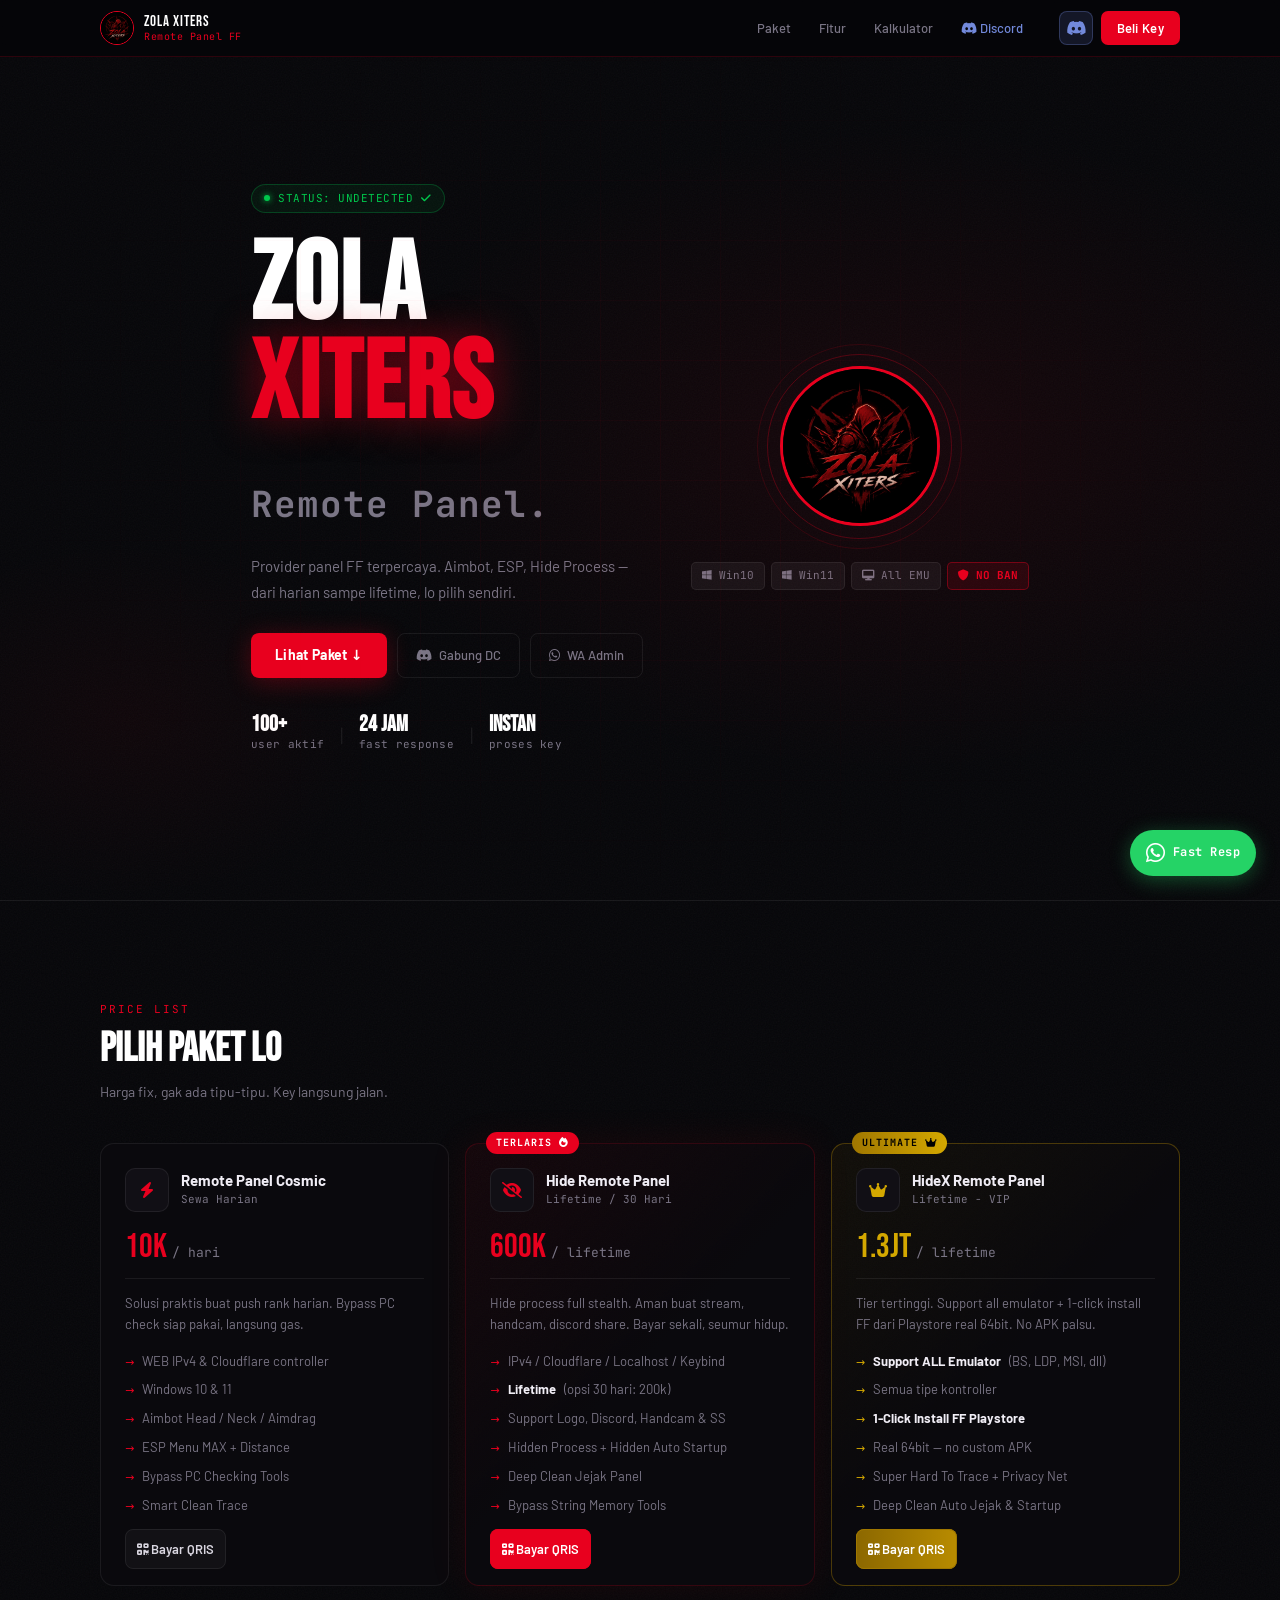
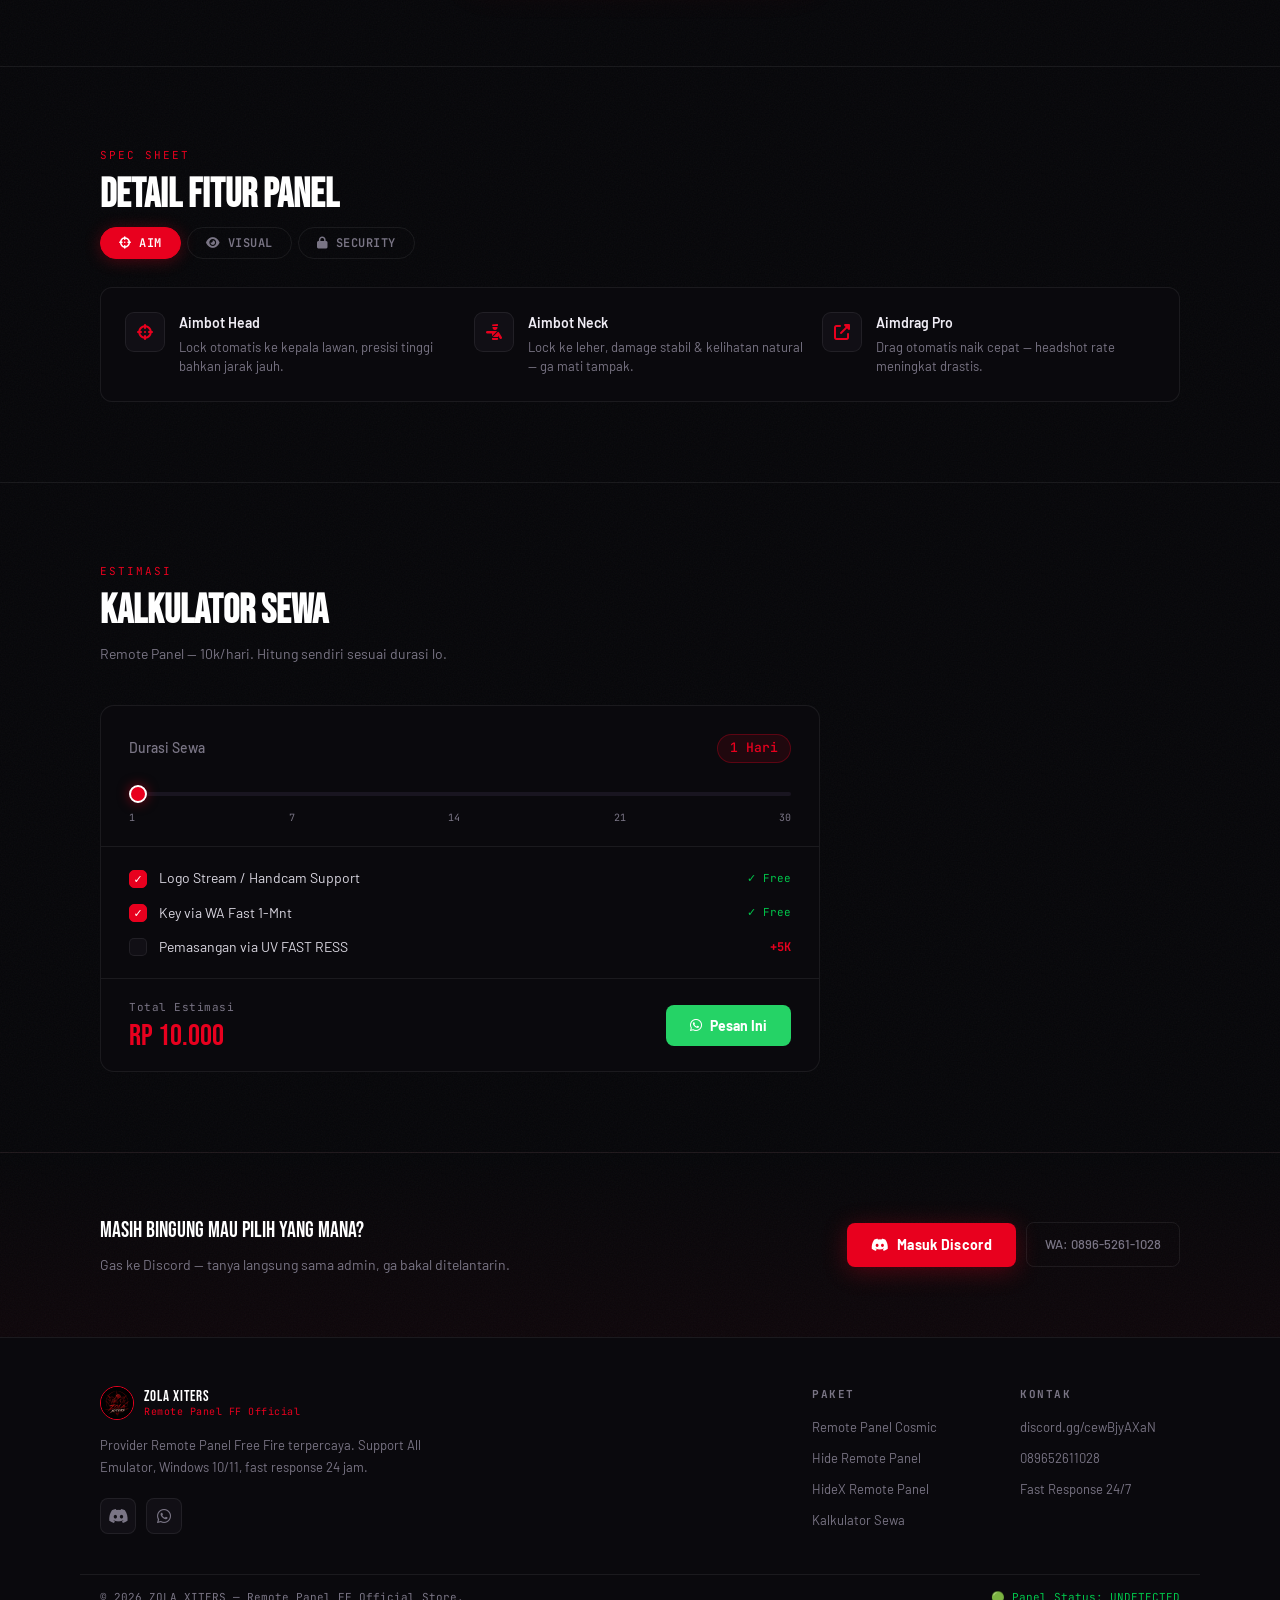
<file: index.html>
<!DOCTYPE html>
<html lang="id">
<head>
    <meta charset="UTF-8">
    <meta name="viewport" content="width=device-width, initial-scale=1.0">
    <title>ZOLA XITERS | Remote Panel FF</title>
    <meta name="description" content="ZOLA XITERS — Remote Panel Free Fire, Hide Remote, HideX. Support All Emulator. Harga mulai 10k/hari.">
    <link rel="preconnect" href="https://fonts.googleapis.com">
    <link href="https://fonts.googleapis.com/css2?family=Bebas+Neue&family=Barlow:wght@400;500;600;700&family=Barlow+Condensed:wght@600;700;800&family=JetBrains+Mono:wght@400;500;700&display=swap" rel="stylesheet">
    <link rel="stylesheet" href="https://cdnjs.cloudflare.com/ajax/libs/font-awesome/6.5.1/css/all.min.css">
    <link rel="stylesheet" href="style.css">
</head>
<body>

<!-- ======= NAVBAR ======= -->
<nav class="topbar">
    <div class="wrap topbar-inner">
        <a href="#" class="site-brand">
            <img src="logo.jpg" alt="ZOLA XITERS" class="brand-pfp">
            <div>
                <span class="brand-name">ZOLA XITERS</span>
                <span class="brand-tag">Remote Panel FF</span>
            </div>
        </a>
        <div class="topbar-links">
            <a href="#produk">Paket</a>
            <a href="#fitur">Fitur</a>
            <a href="#kalkulator">Kalkulator</a>
            <a href="https://discord.gg/cewBjyAXaN" target="_blank" class="link-dc"><i class="fa-brands fa-discord"></i> Discord</a>
        </div>
        <div class="topbar-cta">
            <a href="https://discord.gg/cewBjyAXaN" target="_blank" class="btn-dc"><i class="fa-brands fa-discord"></i></a>
            <a href="#produk" class="btn-buy">Beli Key</a>
        </div>
    </div>
</nav>

<!-- ======= HERO ======= -->
<section class="hero" id="tentang">
    <div class="hero-noise"></div>
    <div class="wrap hero-inner">
        <div class="hero-left">
            <div class="status-pill">
                <span class="dot-live"></span>
                <span>STATUS: UNDETECTED</span>
                <i class="fa-solid fa-check"></i>
            </div>
            <h1>ZOLA<br><span class="red-stroke">XITERS</span><br><em>Remote Panel.</em></h1>
            <p class="hero-desc">
                Provider panel FF terpercaya. Aimbot, ESP, Hide Process —<br>
                dari harian sampe lifetime, lo pilih sendiri.
            </p>
            <div class="hero-actions">
                <a href="#produk" class="btn-main">Lihat Paket ↓</a>
                <a href="https://discord.gg/cewBjyAXaN" target="_blank" class="btn-ghost"><i class="fa-brands fa-discord"></i> Gabung DC</a>
                <a href="https://wa.me/6289652611028?text=Halo%20ZOLA%20XITERS,%20mau%20tanya%20Remote%20Panel%20FF" target="_blank" class="btn-ghost"><i class="fa-brands fa-whatsapp"></i> WA Admin</a>
            </div>
            <div class="hero-meta">
                <div class="meta-item">
                    <strong>100+</strong>
                    <span>user aktif</span>
                </div>
                <div class="meta-sep">|</div>
                <div class="meta-item">
                    <strong>24 jam</strong>
                    <span>fast response</span>
                </div>
                <div class="meta-sep">|</div>
                <div class="meta-item">
                    <strong>Instan</strong>
                    <span>proses key</span>
                </div>
            </div>
        </div>
        <div class="hero-right">
            <div class="pfp-wrap">
                <img src="logo.jpg" alt="ZOLA XITERS" class="hero-pfp">
                <div class="pfp-ring"></div>
                <div class="pfp-ring pfp-ring-2"></div>
            </div>
            <div class="hero-badges">
                <span class="hbadge"><i class="fa-brands fa-windows"></i> Win10</span>
                <span class="hbadge"><i class="fa-brands fa-windows"></i> Win11</span>
                <span class="hbadge"><i class="fa-solid fa-desktop"></i> All EMU</span>
                <span class="hbadge hbadge-red"><i class="fa-solid fa-shield"></i> NO BAN</span>
            </div>
        </div>
    </div>
</section>

<!-- ======= PRODUK ======= -->
<section class="produk-section" id="produk">
    <div class="wrap">
        <div class="section-label">PRICE LIST</div>
        <h2 class="section-title">Pilih Paket Lo</h2>
        <p class="section-sub">Harga fix, gak ada tipu-tipu. Key langsung jalan.</p>

        <div class="cards-row">

            <!-- COSMIC -->
            <div class="pcard">
                <div class="pcard-top">
                    <div class="pcard-icon"><i class="fa-solid fa-bolt"></i></div>
                    <div>
                        <div class="pcard-name">Remote Panel Cosmic</div>
                        <div class="pcard-type">Sewa Harian</div>
                    </div>
                </div>
                <div class="pcard-price">
                    <span class="price-big">10K</span>
                    <span class="price-per">/ hari</span>
                </div>
                <div class="pcard-desc">
                    Solusi praktis buat push rank harian. Bypass PC check siap pakai, langsung gas.
                </div>
                <ul class="pcard-list">
                    <li>WEB IPv4 & Cloudflare controller</li>
                    <li>Windows 10 & 11</li>
                    <li>Aimbot Head / Neck / Aimdrag</li>
                    <li>ESP Menu MAX + Distance</li>
                    <li>Bypass PC Checking Tools</li>
                    <li>Smart Clean Trace</li>
                </ul>
                <a href="payment.html" class="pcard-btn">
                    <i class="fa-solid fa-qrcode"></i> Bayar QRIS
                </a>
            </div>

            <!-- HIDE REMOTE (POPULAR) -->
            <div class="pcard pcard-hot">
                <div class="hot-label">TERLARIS <i class="fa-solid fa-fire"></i></div>
                <div class="pcard-top">
                    <div class="pcard-icon"><i class="fa-solid fa-eye-slash"></i></div>
                    <div>
                        <div class="pcard-name">Hide Remote Panel</div>
                        <div class="pcard-type">Lifetime / 30 Hari</div>
                    </div>
                </div>
                <div class="pcard-price">
                    <span class="price-big">600K</span>
                    <span class="price-per">/ lifetime</span>
                </div>
                <div class="pcard-desc">
                    Hide process full stealth. Aman buat stream, handcam, discord share. Bayar sekali, seumur hidup.
                </div>
                <ul class="pcard-list">
                    <li>IPv4 / Cloudflare / Localhost / Keybind</li>
                    <li><b>Lifetime</b> (opsi 30 hari: 200k)</li>
                    <li>Support Logo, Discord, Handcam & SS</li>
                    <li>Hidden Process + Hidden Auto Startup</li>
                    <li>Deep Clean Jejak Panel</li>
                    <li>Bypass String Memory Tools</li>
                </ul>
                <a href="payment.html" class="pcard-btn pcard-btn-hot">
                    <i class="fa-solid fa-qrcode"></i> Bayar QRIS
                </a>
            </div>

            <!-- HIDEX VIP -->
            <div class="pcard pcard-vip">
                <div class="vip-label">ULTIMATE <i class="fa-solid fa-crown"></i></div>
                <div class="pcard-top">
                    <div class="pcard-icon"><i class="fa-solid fa-crown"></i></div>
                    <div>
                        <div class="pcard-name">HideX Remote Panel</div>
                        <div class="pcard-type">Lifetime - VIP</div>
                    </div>
                </div>
                <div class="pcard-price">
                    <span class="price-big">1.3JT</span>
                    <span class="price-per">/ lifetime</span>
                </div>
                <div class="pcard-desc">
                    Tier tertinggi. Support all emulator + 1-click install FF dari Playstore real 64bit. No APK palsu.
                </div>
                <ul class="pcard-list">
                    <li><b>Support ALL Emulator</b> (BS, LDP, MSI, dll)</li>
                    <li>Semua tipe kontroller</li>
                    <li><b>1-Click Install FF Playstore</b></li>
                    <li>Real 64bit — no custom APK</li>
                    <li>Super Hard To Trace + Privacy Net</li>
                    <li>Deep Clean Auto Jejak & Startup</li>
                </ul>
                <a href="payment.html" class="pcard-btn pcard-btn-vip">
                    <i class="fa-solid fa-qrcode"></i> Bayar QRIS
                </a>
            </div>

        </div>
    </div>
</section>

<!-- ======= FITUR DETAIL ======= -->
<section class="fitur-section" id="fitur">
    <div class="wrap">
        <div class="section-label">SPEC SHEET</div>
        <h2 class="section-title">Detail Fitur Panel</h2>

        <div class="tab-nav" id="tabNav">
            <button class="tab-pill active" data-for="t-aim"><i class="fa-solid fa-crosshairs"></i> AIM</button>
            <button class="tab-pill" data-for="t-visual"><i class="fa-solid fa-eye"></i> VISUAL</button>
            <button class="tab-pill" data-for="t-security"><i class="fa-solid fa-lock"></i> SECURITY</button>
        </div>

        <div class="tab-body" id="t-aim">
            <div class="feat-grid">
                <div class="feat-item">
                    <span class="feat-icon"><i class="fa-solid fa-crosshairs"></i></span>
                    <div>
                        <strong>Aimbot Head</strong>
                        <p>Lock otomatis ke kepala lawan, presisi tinggi bahkan jarak jauh.</p>
                    </div>
                </div>
                <div class="feat-item">
                    <span class="feat-icon"><i class="fa-solid fa-person-military-pointing"></i></span>
                    <div>
                        <strong>Aimbot Neck</strong>
                        <p>Lock ke leher, damage stabil & kelihatan natural — ga mati tampak.</p>
                    </div>
                </div>
                <div class="feat-item">
                    <span class="feat-icon"><i class="fa-solid fa-up-right-from-square"></i></span>
                    <div>
                        <strong>Aimdrag Pro</strong>
                        <p>Drag otomatis naik cepat — headshot rate meningkat drastis.</p>
                    </div>
                </div>
            </div>
        </div>

        <div class="tab-body hidden" id="t-visual">
            <div class="feat-grid">
                <div class="feat-item">
                    <span class="feat-icon"><i class="fa-solid fa-box"></i></span>
                    <div>
                        <strong>ESP Menu MAX</strong>
                        <p>Posisi musuh, nama, jarak — semua kelihatan walau tembok tebal.</p>
                    </div>
                </div>
                <div class="feat-item">
                    <span class="feat-icon"><i class="fa-solid fa-eye-slash"></i></span>
                    <div>
                        <strong>Hidden ESP</strong>
                        <p>ESP ga bocor ke rekaman, handcam, atau discord screen share.</p>
                    </div>
                </div>
                <div class="feat-item">
                    <span class="feat-icon"><i class="fa-solid fa-video-slash"></i></span>
                    <div>
                        <strong>Streamproof Mode</strong>
                        <p>Aman live stream YouTube & TikTok — penonton ga bakal lihat menu.</p>
                    </div>
                </div>
            </div>
        </div>

        <div class="tab-body hidden" id="t-security">
            <div class="feat-grid">
                <div class="feat-item">
                    <span class="feat-icon"><i class="fa-solid fa-desktop"></i></span>
                    <div>
                        <strong>Support All Emulator</strong>
                        <p>Bluestacks 4/5, LDPlayer 9, MSI, SmartGaGa, Nox — semua support.</p>
                    </div>
                </div>
                <div class="feat-item">
                    <span class="feat-icon"><i class="fa-solid fa-mobile-screen"></i></span>
                    <div>
                        <strong>1-Click FF Playstore</strong>
                        <p>Install langsung dari Playstore — real 64bit, bukan APK bajakan.</p>
                    </div>
                </div>
                <div class="feat-item">
                    <span class="feat-icon"><i class="fa-solid fa-shield-halved"></i></span>
                    <div>
                        <strong>Privacy Net + Hard Trace</strong>
                        <p>Bypass string memory, enkripsi Privacy Net, trace hardening Indonesia.</p>
                    </div>
                </div>
            </div>
        </div>
    </div>
</section>

<!-- ======= KALKULATOR ======= -->
<section class="calc-section" id="kalkulator">
    <div class="wrap">
        <div class="section-label">ESTIMASI</div>
        <h2 class="section-title">Kalkulator Sewa</h2>
        <p class="section-sub">Remote Panel — 10k/hari. Hitung sendiri sesuai durasi lo.</p>

        <div class="calc-box">
            <div class="calc-top">
                <div class="calc-slider-wrap">
                    <div class="slider-label">
                        <span>Durasi Sewa</span>
                        <span id="dayLabel" class="day-badge">1 Hari</span>
                    </div>
                    <input type="range" id="daySlider" min="1" max="30" value="1" step="1">
                    <div class="slider-marks">
                        <span>1</span><span>7</span><span>14</span><span>21</span><span>30</span>
                    </div>
                </div>
            </div>

            <div class="calc-addons">
                <label class="addon-row">
                    <input type="checkbox" id="optStream" checked>
                    <span class="addon-check"></span>
                    <span class="addon-text">Logo Stream / Handcam Support</span>
                    <span class="addon-free">✓ Free</span>
                </label>
                <label class="addon-row">
                    <input type="checkbox" id="optKey" checked>
                    <span class="addon-check"></span>
                    <span class="addon-text">Key via WA Fast 1-Mnt</span>
                    <span class="addon-free">✓ Free</span>
                </label>
                <label class="addon-row">
                    <input type="checkbox" id="optUv">
                    <span class="addon-check"></span>
                    <span class="addon-text">Pemasangan via UV FAST RESS</span>
                    <span class="addon-price">+5K</span>
                </label>
            </div>

            <div class="calc-result">
                <div class="result-left">
                    <span class="result-label">Total Estimasi</span>
                    <div class="result-price" id="resultPrice">Rp 10.000</div>
                </div>
                <button class="btn-order-calc" id="calcOrder">
                    <i class="fa-brands fa-whatsapp"></i> Pesan Ini
                </button>
            </div>
        </div>
    </div>
</section>

<!-- ======= CTA BOTTOM ======= -->
<section class="cta-bottom">
    <div class="wrap cta-inner">
        <div class="cta-left">
            <div class="cta-question">Masih bingung mau pilih yang mana?</div>
            <div class="cta-note">Gas ke Discord — tanya langsung sama admin, ga bakal ditelantarin.</div>
        </div>
        <div class="cta-right">
            <a href="https://discord.gg/cewBjyAXaN" target="_blank" class="btn-main"><i class="fa-brands fa-discord"></i> Masuk Discord</a>
            <a href="https://wa.me/6289652611028?text=Halo%20Admin%20ZOLA%20XITERS,%20mau%20konsultasi" target="_blank" class="btn-ghost">WA: 0896-5261-1028</a>
        </div>
    </div>
</section>

<!-- ======= FOOTER ======= -->
<footer class="site-footer">
    <div class="wrap footer-inner">
        <div class="footer-left">
            <a href="#" class="site-brand">
                <img src="logo.jpg" alt="logo" class="brand-pfp">
                <div>
                    <span class="brand-name">ZOLA XITERS</span>
                    <span class="brand-tag">Remote Panel FF Official</span>
                </div>
            </a>
            <p class="footer-desc">Provider Remote Panel Free Fire terpercaya. Support All Emulator, Windows 10/11, fast response 24 jam.</p>
            <div class="footer-social">
                <a href="https://discord.gg/cewBjyAXaN" target="_blank" title="Discord"><i class="fa-brands fa-discord"></i></a>
                <a href="https://wa.me/6289652611028" target="_blank" title="WhatsApp"><i class="fa-brands fa-whatsapp"></i></a>
            </div>
        </div>
        <div class="footer-right">
            <div class="footer-col">
                <h5>Paket</h5>
                <a href="#produk">Remote Panel Cosmic</a>
                <a href="#produk">Hide Remote Panel</a>
                <a href="#produk">HideX Remote Panel</a>
                <a href="#kalkulator">Kalkulator Sewa</a>
            </div>
            <div class="footer-col">
                <h5>Kontak</h5>
                <a href="https://discord.gg/cewBjyAXaN" target="_blank">discord.gg/cewBjyAXaN</a>
                <a href="https://wa.me/6289652611028" target="_blank">089652611028</a>
                <span>Fast Response 24/7</span>
            </div>
        </div>
    </div>
    <div class="footer-bar">
        <span>© 2026 ZOLA XITERS — Remote Panel FF Official Store.</span>
        <span class="status-text">🟢 Panel Status: UNDETECTED</span>
    </div>
</footer>

<!-- ======= WA FLOAT ======= -->
<a href="https://wa.me/6289652611028?text=Halo%20ZOLA%20XITERS,%20mau%20order%20panel%20FF" target="_blank" class="wa-float" title="WA Admin">
    <i class="fa-brands fa-whatsapp"></i>
    <span class="wa-float-label">Fast Resp</span>
</a>

<!-- ======= ORDER MODAL ======= -->
<dialog id="orderModal" class="order-dialog">
    <div class="dialog-box">
        <button class="dialog-close" id="closeModal">✕</button>
        <div class="dialog-header">
            <div class="dialog-pfp"><img src="logo.jpg" alt="logo"></div>
            <div>
                <div class="dialog-badge" id="modalBadge">Paket</div>
                <h3 id="modalTitle">Order Panel FF</h3>
                <p>Isi form — key langsung diproses ke WA lo.</p>
            </div>
        </div>
        <form id="orderForm">
            <div class="field">
                <label>Nama / Username</label>
                <input type="text" id="cName" placeholder="Nama lo / nick FF" required>
            </div>
            <div class="field">
                <label>Platform & Emulator</label>
                <select id="cPlatform" required>
                    <option>Windows 10 + Bluestacks 5</option>
                    <option>Windows 10 + LDPlayer 9</option>
                    <option>Windows 11 + Bluestacks 5</option>
                    <option>Windows 11 + LDPlayer 9</option>
                    <option>MSI / Emulator Lain</option>
                </select>
            </div>
            <div class="field">
                <label>Catatan (opsional)</label>
                <textarea id="cNotes" rows="2" placeholder="Mau sewa berapa hari? Ada kebutuhan khusus?"></textarea>
            </div>
            <button type="submit" class="btn-wa-submit">
                <i class="fa-brands fa-whatsapp"></i> Kirim ke WA Admin
            </button>
        </form>
    </div>
</dialog>

<script src="app.js"></script>
</body>
</html>
</file>
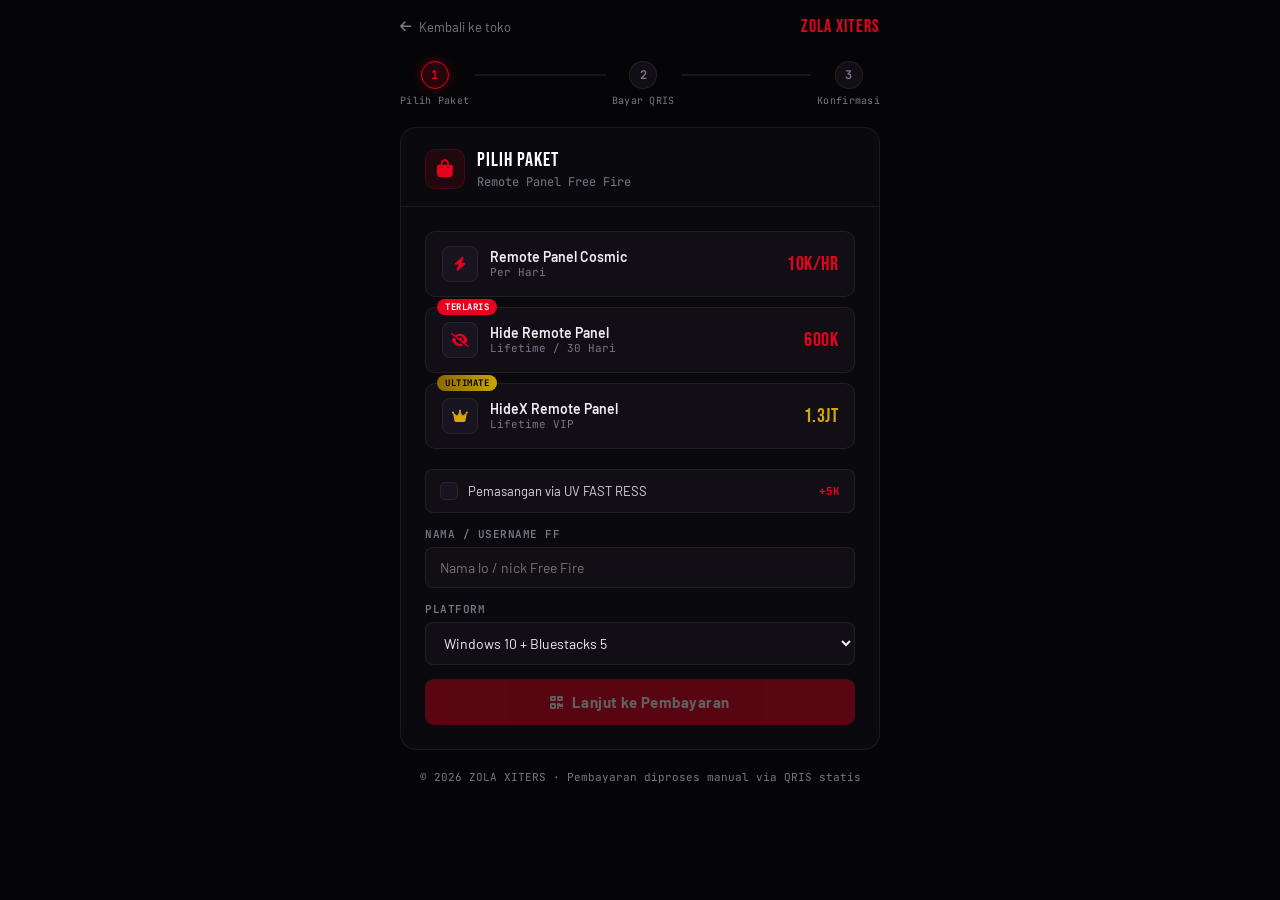
<file: payment.html>
<!DOCTYPE html>
<html lang="id">
<head>
    <meta charset="UTF-8">
    <meta name="viewport" content="width=device-width, initial-scale=1.0">
    <title>Bayar — ZOLA XITERS</title>
    <link href="https://fonts.googleapis.com/css2?family=Bebas+Neue&family=Barlow:wght@400;500;600;700&family=JetBrains+Mono:wght@400;500;700&display=swap" rel="stylesheet">
    <link rel="stylesheet" href="https://cdnjs.cloudflare.com/ajax/libs/font-awesome/6.5.1/css/all.min.css">
    <style>
        :root {
            --red: #e8001e;
            --bg: #050508;
            --bg1: #0a090d;
            --bg2: #110f15;
            --bg3: #191520;
            --border: rgba(232,0,30,0.2);
            --border-dim: rgba(255,255,255,0.07);
            --text: #d9d6e0;
            --text-dim: #7a7585;
            --text-strong: #f0edf5;
            --font-main: 'Barlow', sans-serif;
            --font-mono: 'JetBrains Mono', monospace;
            --font-display: 'Bebas Neue', sans-serif;
        }

        *, *::before, *::after { box-sizing: border-box; margin: 0; padding: 0; }
        html { font-size: 16px; }

        body {
            background: var(--bg);
            color: var(--text);
            font-family: var(--font-main);
            min-height: 100vh;
            display: flex;
            flex-direction: column;
            align-items: center;
            padding: 0 16px 40px;
        }

        /* ---- TOPBAR ---- */
        .topbar {
            width: 100%;
            max-width: 480px;
            display: flex;
            align-items: center;
            justify-content: space-between;
            padding: 16px 0;
            margin-bottom: 8px;
        }

        .back-link {
            display: flex; align-items: center; gap: 8px;
            font-size: 13px;
            color: var(--text-dim);
            text-decoration: none;
            transition: color .15s;
        }
        .back-link:hover { color: #fff; }

        .brand {
            font-family: var(--font-display);
            font-size: 18px;
            color: var(--red);
            letter-spacing: 1px;
        }

        /* ---- STEP INDICATOR ---- */
        .steps {
            display: flex;
            align-items: center;
            gap: 0;
            margin-bottom: 24px;
        }

        .step {
            display: flex;
            flex-direction: column;
            align-items: center;
            gap: 5px;
        }

        .step-num {
            width: 28px; height: 28px;
            border-radius: 50%;
            background: var(--bg2);
            border: 1.5px solid var(--border-dim);
            display: flex; align-items: center; justify-content: center;
            font-family: var(--font-mono);
            font-size: 12px;
            color: var(--text-dim);
            font-weight: 700;
            transition: all .3s;
        }

        .step-num.done {
            background: var(--red);
            border-color: var(--red);
            color: #fff;
        }

        .step-num.active {
            background: rgba(232,0,30,0.15);
            border-color: var(--red);
            color: var(--red);
            box-shadow: 0 0 12px rgba(232,0,30,0.3);
        }

        .step-label {
            font-size: 10px;
            font-family: var(--font-mono);
            color: var(--text-dim);
            letter-spacing: 0.3px;
            white-space: nowrap;
        }

        .step.active .step-label { color: var(--red); }

        .step-line {
            flex: 1;
            height: 1.5px;
            background: var(--border-dim);
            min-width: 36px;
            margin: 0 6px;
            margin-bottom: 18px;
        }

        .step-line.done { background: var(--red); }

        /* ---- CARD ---- */
        .card {
            width: 100%;
            max-width: 480px;
            background: var(--bg1);
            border: 1px solid var(--border-dim);
            border-radius: 16px;
            overflow: hidden;
        }

        .card-header {
            padding: 20px 24px 16px;
            border-bottom: 1px solid var(--border-dim);
            display: flex;
            align-items: center;
            gap: 12px;
        }

        .card-header-icon {
            width: 40px; height: 40px;
            border-radius: 10px;
            background: rgba(232,0,30,0.1);
            border: 1px solid var(--border);
            display: flex; align-items: center; justify-content: center;
            font-size: 18px;
            color: var(--red);
            flex-shrink: 0;
        }

        .card-title {
            font-family: var(--font-display);
            font-size: 20px;
            color: #fff;
            letter-spacing: 1px;
        }

        .card-sub {
            font-size: 12px;
            color: var(--text-dim);
            font-family: var(--font-mono);
            margin-top: 2px;
        }

        .card-body { padding: 24px; }

        /* ---- STEP 1: PILIH PAKET ---- */
        #step1 .paket-list {
            display: flex;
            flex-direction: column;
            gap: 10px;
            margin-bottom: 20px;
        }

        .paket-opt {
            position: relative;
            cursor: pointer;
        }

        .paket-opt input { display: none; }

        .paket-box {
            display: flex;
            align-items: center;
            justify-content: space-between;
            padding: 14px 16px;
            background: var(--bg2);
            border: 1.5px solid var(--border-dim);
            border-radius: 10px;
            transition: border-color .15s, background .15s;
        }

        .paket-opt input:checked + .paket-box {
            border-color: var(--red);
            background: rgba(232,0,30,0.06);
        }

        .paket-box-left {
            display: flex;
            align-items: center;
            gap: 12px;
        }

        .paket-box-icon {
            width: 36px; height: 36px;
            border-radius: 8px;
            background: var(--bg3);
            border: 1px solid var(--border-dim);
            display: flex; align-items: center; justify-content: center;
            font-size: 14px;
            color: var(--red);
        }

        .paket-box-name {
            font-size: 14px;
            font-weight: 600;
            color: var(--text-strong);
            line-height: 1.2;
        }

        .paket-box-type {
            font-size: 11px;
            color: var(--text-dim);
            font-family: var(--font-mono);
        }

        .paket-box-price {
            font-family: var(--font-display);
            font-size: 20px;
            color: var(--red);
            letter-spacing: 0.5px;
        }

        .paket-opt .hot-tag {
            position: absolute;
            top: -8px; left: 12px;
            background: var(--red);
            color: #fff;
            font-size: 9px;
            font-family: var(--font-mono);
            font-weight: 700;
            letter-spacing: 0.5px;
            padding: 2px 8px;
            border-radius: 100px;
        }

        .paket-opt .vip-tag {
            position: absolute;
            top: -8px; left: 12px;
            background: linear-gradient(90deg, #8c6800, #c9a400);
            color: #000;
            font-size: 9px;
            font-family: var(--font-mono);
            font-weight: 700;
            letter-spacing: 0.5px;
            padding: 2px 8px;
            border-radius: 100px;
        }

        /* ---- FIELD ---- */
        .field { margin-bottom: 14px; }
        .field label {
            display: block;
            font-size: 11px;
            font-weight: 600;
            color: var(--text-dim);
            margin-bottom: 6px;
            font-family: var(--font-mono);
            letter-spacing: 0.5px;
            text-transform: uppercase;
        }
        .field input, .field select {
            width: 100%;
            background: var(--bg2);
            border: 1.5px solid var(--border-dim);
            border-radius: 8px;
            color: var(--text-strong);
            padding: 11px 14px;
            font-size: 14px;
            outline: none;
            transition: border-color .15s;
            font-family: var(--font-main);
        }
        .field input:focus, .field select:focus { border-color: var(--red); }
        .field select option { background: var(--bg2); }

        /* UV Addon */
        .addon-check-row {
            display: flex;
            align-items: center;
            gap: 10px;
            padding: 12px 14px;
            background: var(--bg2);
            border: 1.5px solid var(--border-dim);
            border-radius: 8px;
            cursor: pointer;
            transition: border-color .15s;
            margin-bottom: 14px;
        }
        .addon-check-row:has(input:checked) { border-color: var(--red); background: rgba(232,0,30,0.05); }
        .addon-check-row input { display: none; }

        .check-box {
            width: 18px; height: 18px;
            border-radius: 5px;
            border: 1.5px solid var(--border-dim);
            background: var(--bg3);
            flex-shrink: 0;
            display: flex; align-items: center; justify-content: center;
            font-size: 11px;
            color: #fff;
            font-weight: 700;
        }
        .addon-check-row:has(input:checked) .check-box {
            background: var(--red);
            border-color: var(--red);
        }
        .addon-check-row:has(input:checked) .check-box::after { content: '✓'; }

        .addon-label { flex: 1; font-size: 13px; color: var(--text); }
        .addon-badge {
            font-family: var(--font-mono);
            font-size: 11px;
            color: var(--red);
            font-weight: 700;
        }

        /* ---- BTN ---- */
        .btn-next {
            width: 100%;
            background: var(--red);
            color: #fff;
            border: none;
            font-size: 15px;
            font-weight: 700;
            padding: 14px;
            border-radius: 9px;
            letter-spacing: 0.5px;
            cursor: pointer;
            transition: opacity .15s, transform .1s;
            display: flex; align-items: center; justify-content: center;
            gap: 8px;
            font-family: var(--font-main);
        }
        .btn-next:hover { opacity: 0.88; transform: translateY(-1px); }
        .btn-next:disabled { opacity: 0.35; transform: none; cursor: not-allowed; }

        /* ---- STEP 2: QRIS PAYMENT ---- */
        #step2 { display: none; }

        .order-summary {
            background: var(--bg2);
            border-radius: 10px;
            padding: 14px 16px;
            margin-bottom: 20px;
            display: flex;
            align-items: center;
            justify-content: space-between;
        }

        .order-summary-left { font-size: 13px; color: var(--text-dim); }
        .order-summary-left strong { display: block; font-size: 14px; color: var(--text-strong); margin-bottom: 2px; }

        .order-total {
            font-family: var(--font-display);
            font-size: 26px;
            color: var(--red);
            letter-spacing: 1px;
        }

        .qris-wrap {
            display: flex;
            flex-direction: column;
            align-items: center;
            gap: 12px;
            margin-bottom: 20px;
        }

        .qris-label {
            font-family: var(--font-mono);
            font-size: 11px;
            color: var(--text-dim);
            letter-spacing: 1px;
            text-transform: uppercase;
        }

        .qris-img-container {
            position: relative;
            background: #fff;
            border-radius: 12px;
            padding: 16px;
            border: 3px solid var(--red);
            box-shadow: 0 0 30px rgba(232,0,30,0.2);
        }

        .qris-img-container img {
            width: 220px;
            height: 220px;
            object-fit: contain;
            display: block;
        }

        .qris-badge {
            position: absolute;
            bottom: -10px;
            left: 50%;
            transform: translateX(-50%);
            background: var(--bg);
            border: 1px solid var(--border);
            border-radius: 100px;
            padding: 3px 14px;
            font-family: var(--font-mono);
            font-size: 10px;
            color: var(--red);
            font-weight: 700;
            letter-spacing: 0.5px;
            white-space: nowrap;
        }

        .qris-info {
            display: flex;
            flex-direction: column;
            align-items: center;
            gap: 4px;
        }

        .qris-merchant {
            font-family: var(--font-display);
            font-size: 18px;
            color: #fff;
            letter-spacing: 1px;
        }

        .qris-apps {
            display: flex;
            align-items: center;
            gap: 8px;
            flex-wrap: wrap;
            justify-content: center;
            margin-top: 4px;
        }

        .qris-app-tag {
            font-size: 11px;
            font-family: var(--font-mono);
            color: var(--text-dim);
            background: var(--bg2);
            border: 1px solid var(--border-dim);
            border-radius: 5px;
            padding: 3px 9px;
        }

        /* Countdown */
        .countdown-wrap {
            background: var(--bg2);
            border: 1px solid var(--border-dim);
            border-radius: 10px;
            padding: 14px 16px;
            display: flex;
            align-items: center;
            justify-content: space-between;
            margin-bottom: 16px;
        }

        .countdown-left {
            font-size: 13px;
            color: var(--text-dim);
        }

        .countdown-timer {
            font-family: var(--font-mono);
            font-size: 22px;
            font-weight: 700;
            color: var(--red);
            letter-spacing: 2px;
        }

        .countdown-timer.urgent { color: #ff6b00; animation: pulse-timer .5s ease infinite; }
        @keyframes pulse-timer {
            0%, 100% { opacity: 1; }
            50% { opacity: 0.4; }
        }

        /* Steps guide */
        .pay-guide {
            display: flex;
            flex-direction: column;
            gap: 8px;
            margin-bottom: 20px;
        }

        .guide-step {
            display: flex;
            align-items: center;
            gap: 12px;
            font-size: 13px;
            color: var(--text-dim);
        }

        .guide-num {
            width: 22px; height: 22px;
            border-radius: 50%;
            background: rgba(232,0,30,0.1);
            border: 1px solid rgba(232,0,30,0.3);
            color: var(--red);
            font-family: var(--font-mono);
            font-size: 11px;
            font-weight: 700;
            display: flex; align-items: center; justify-content: center;
            flex-shrink: 0;
        }

        /* ---- STEP 3: KONFIRMASI ---- */
        #step3 { display: none; }

        .confirm-note {
            background: rgba(232,0,30,0.06);
            border: 1px solid rgba(232,0,30,0.2);
            border-radius: 10px;
            padding: 14px 16px;
            font-size: 13px;
            color: var(--text-dim);
            line-height: 1.6;
            margin-bottom: 16px;
        }

        .confirm-note strong { color: var(--text-strong); }

        .btn-wa {
            width: 100%;
            background: #25D366;
            color: #fff;
            border: none;
            font-size: 15px;
            font-weight: 700;
            padding: 14px;
            border-radius: 9px;
            cursor: pointer;
            display: flex; align-items: center; justify-content: center;
            gap: 8px;
            transition: opacity .15s;
            font-family: var(--font-main);
            text-decoration: none;
        }
        .btn-wa:hover { opacity: 0.88; }

        .btn-back {
            width: 100%;
            background: transparent;
            color: var(--text-dim);
            border: 1px solid var(--border-dim);
            font-size: 13px;
            padding: 11px;
            border-radius: 8px;
            cursor: pointer;
            margin-top: 10px;
            transition: all .15s;
            font-family: var(--font-main);
        }
        .btn-back:hover { border-color: rgba(255,255,255,0.2); color: #fff; }

        /* ---- FOOTER ---- */
        .pay-footer {
            margin-top: 20px;
            font-family: var(--font-mono);
            font-size: 11px;
            color: var(--text-dim);
            text-align: center;
        }

        @media (max-width: 400px) {
            .qris-img-container img { width: 180px; height: 180px; }
        }
    </style>
</head>
<body>

    <div class="topbar">
        <a href="index.html" class="back-link">
            <i class="fa-solid fa-arrow-left"></i>
            <span>Kembali ke toko</span>
        </a>
        <div class="brand">ZOLA XITERS</div>
    </div>

    <!-- STEP INDICATOR -->
    <div class="steps" style="width:100%;max-width:480px;margin-bottom:20px;">
        <div class="step" id="si1">
            <div class="step-num active" id="sn1">1</div>
            <div class="step-label">Pilih Paket</div>
        </div>
        <div class="step-line" id="sl1"></div>
        <div class="step" id="si2">
            <div class="step-num" id="sn2">2</div>
            <div class="step-label">Bayar QRIS</div>
        </div>
        <div class="step-line" id="sl2"></div>
        <div class="step" id="si3">
            <div class="step-num" id="sn3">3</div>
            <div class="step-label">Konfirmasi</div>
        </div>
    </div>

    <!-- ===== STEP 1: PILIH PAKET ===== -->
    <div class="card" id="step1">
        <div class="card-header">
            <div class="card-header-icon">
                <i class="fa-solid fa-bag-shopping"></i>
            </div>
            <div>
                <div class="card-title">PILIH PAKET</div>
                <div class="card-sub">Remote Panel Free Fire</div>
            </div>
        </div>
        <div class="card-body">
            <div class="paket-list">
                <label class="paket-opt">
                    <input type="radio" name="paket" value="Remote Panel Cosmic" data-price="10000" data-label="10K / Hari">
                    <div class="paket-box">
                        <div class="paket-box-left">
                            <div class="paket-box-icon"><i class="fa-solid fa-bolt"></i></div>
                            <div>
                                <div class="paket-box-name">Remote Panel Cosmic</div>
                                <div class="paket-box-type">Per Hari</div>
                            </div>
                        </div>
                        <div class="paket-box-price">10K/hr</div>
                    </div>
                </label>

                <label class="paket-opt">
                    <div class="hot-tag">TERLARIS</div>
                    <input type="radio" name="paket" value="Hide Remote Panel" data-price="600000" data-label="600K Lifetime">
                    <div class="paket-box">
                        <div class="paket-box-left">
                            <div class="paket-box-icon"><i class="fa-solid fa-eye-slash"></i></div>
                            <div>
                                <div class="paket-box-name">Hide Remote Panel</div>
                                <div class="paket-box-type">Lifetime / 30 Hari</div>
                            </div>
                        </div>
                        <div class="paket-box-price">600K</div>
                    </div>
                </label>

                <label class="paket-opt">
                    <div class="vip-tag">ULTIMATE</div>
                    <input type="radio" name="paket" value="HideX Remote Panel" data-price="1300000" data-label="1.3JT Lifetime">
                    <div class="paket-box">
                        <div class="paket-box-left">
                            <div class="paket-box-icon" style="color:#d4a800"><i class="fa-solid fa-crown"></i></div>
                            <div>
                                <div class="paket-box-name">HideX Remote Panel</div>
                                <div class="paket-box-type">Lifetime VIP</div>
                            </div>
                        </div>
                        <div class="paket-box-price" style="color:#d4a800">1.3JT</div>
                    </div>
                </label>
            </div>

            <!-- Durasi (khusus Cosmic) -->
            <div class="field" id="durasiField" style="display:none">
                <label>Durasi Sewa (Hari)</label>
                <input type="number" id="durasiInput" min="1" max="30" value="1" placeholder="Contoh: 3">
            </div>

            <!-- UV Addon -->
            <label class="addon-check-row">
                <input type="checkbox" id="addUv">
                <div class="check-box"></div>
                <div class="addon-label">Pemasangan via UV FAST RESS</div>
                <div class="addon-badge">+5K</div>
            </label>

            <div class="field">
                <label>Nama / Username FF</label>
                <input type="text" id="customerName" placeholder="Nama lo / nick Free Fire" required>
            </div>

            <div class="field">
                <label>Platform</label>
                <select id="customerPlatform">
                    <option>Windows 10 + Bluestacks 5</option>
                    <option>Windows 10 + LDPlayer 9</option>
                    <option>Windows 11 + Bluestacks 5</option>
                    <option>Windows 11 + LDPlayer 9</option>
                    <option>MSI / Emulator Lain</option>
                </select>
            </div>

            <button class="btn-next" id="btnToPayment" disabled>
                <i class="fa-solid fa-qrcode"></i>
                Lanjut ke Pembayaran
            </button>
        </div>
    </div>

    <!-- ===== STEP 2: BAYAR QRIS ===== -->
    <div class="card" id="step2">
        <div class="card-header">
            <div class="card-header-icon">
                <i class="fa-solid fa-qrcode"></i>
            </div>
            <div>
                <div class="card-title">SCAN QRIS</div>
                <div class="card-sub">GoPay / OVO / Dana / M-Banking</div>
            </div>
        </div>
        <div class="card-body">

            <!-- Order Summary -->
            <div class="order-summary">
                <div class="order-summary-left">
                    <strong id="summaryPaket">—</strong>
                    <span id="summaryDetail">—</span>
                </div>
                <div class="order-total" id="summaryTotal">Rp 0</div>
            </div>

            <!-- Countdown -->
            <div class="countdown-wrap">
                <div class="countdown-left">
                    <i class="fa-regular fa-clock"></i>
                    Bayar sebelum habis
                </div>
                <div class="countdown-timer" id="countdown">15:00</div>
            </div>

            <!-- Panduan -->
            <div class="pay-guide">
                <div class="guide-step">
                    <div class="guide-num">1</div>
                    Buka aplikasi dompet digital / m-banking lo
                </div>
                <div class="guide-step">
                    <div class="guide-num">2</div>
                    Pilih <strong style="color:#fff">Bayar / Scan QR</strong> lalu scan kode di bawah
                </div>
                <div class="guide-step">
                    <div class="guide-num">3</div>
                    Pastikan nominal <strong style="color:#fff" id="guideNominal">Rp 0</strong> sesuai, lalu bayar
                </div>
                <div class="guide-step">
                    <div class="guide-num">4</div>
                    Klik tombol <strong style="color:#fff">Sudah Bayar</strong> untuk konfirmasi ke admin
                </div>
            </div>

            <!-- QRIS Code -->
            <div class="qris-wrap">
                <div class="qris-label">Scan QR di bawah ini</div>
                <div class="qris-img-container">
                    <img src="qris.jpg" alt="QRIS ZOLA XITERS — Toko Kelontong Zayd">
                    <div class="qris-badge">QRIS — GPN</div>
                </div>
                <div class="qris-info">
                    <div class="qris-merchant">ZOLA XITERS</div>
                    <div style="font-size:11px;color:var(--text-dim);font-family:var(--font-mono)">a/n Toko Kelontong Zayd</div>
                    <div class="qris-apps">
                        <span class="qris-app-tag">GoPay</span>
                        <span class="qris-app-tag">OVO</span>
                        <span class="qris-app-tag">DANA</span>
                        <span class="qris-app-tag">ShopeePay</span>
                        <span class="qris-app-tag">M-Banking</span>
                        <span class="qris-app-tag">LinkAja</span>
                    </div>
                </div>
            </div>

            <button class="btn-next" id="btnSudahBayar">
                <i class="fa-solid fa-check-circle"></i>
                Sudah Bayar — Konfirmasi ke Admin
            </button>

            <button class="btn-back" id="btnBackToStep1">
                <i class="fa-solid fa-arrow-left"></i> Ganti Paket
            </button>
        </div>
    </div>

    <!-- ===== STEP 3: KONFIRMASI ===== -->
    <div class="card" id="step3">
        <div class="card-header">
            <div class="card-header-icon" style="background:rgba(37,211,102,0.1);border-color:rgba(37,211,102,0.3);color:#25D366">
                <i class="fa-brands fa-whatsapp"></i>
            </div>
            <div>
                <div class="card-title">KONFIRMASI</div>
                <div class="card-sub">Kirim bukti bayar ke admin WA</div>
            </div>
        </div>
        <div class="card-body">

            <div class="confirm-note">
                Pembayaran lo <strong>belum otomatis terverifikasi</strong> karena ini QRIS statis.<br><br>
                Langkah selanjutnya: <strong>kirim bukti transfer</strong> (screenshot) ke WhatsApp admin. Key akan diproses <strong>maks 5 menit</strong> setelah konfirmasi.
            </div>

            <div class="order-summary" style="margin-bottom:16px">
                <div class="order-summary-left">
                    <strong id="confirmPaket">—</strong>
                    <span id="confirmDetail">—</span>
                </div>
                <div class="order-total" id="confirmTotal">Rp 0</div>
            </div>

            <a class="btn-wa" id="btnWaConfirm" href="#" target="_blank">
                <i class="fa-brands fa-whatsapp"></i>
                Kirim Bukti Bayar ke Admin
            </a>

            <button class="btn-back" id="btnBackToStep2" style="margin-top:10px">
                <i class="fa-solid fa-arrow-left"></i> Kembali
            </button>
        </div>
    </div>

    <div class="pay-footer">
        © 2026 ZOLA XITERS · Pembayaran diproses manual via QRIS statis
    </div>

<script>
    const WA_NUMBER = '6289652611028';
    let state = {
        paket: null,
        price: 0,
        label: '',
        durasi: 1,
        addUv: false,
        name: '',
        platform: '',
        totalPrice: 0,
    };
    let countdownInterval = null;

    // ---- PAKET SELECTION ----
    const radios = document.querySelectorAll('input[name="paket"]');
    const durasiField = document.getElementById('durasiField');
    const durasiInput = document.getElementById('durasiInput');
    const addUvCb = document.getElementById('addUv');
    const customerName = document.getElementById('customerName');
    const btnToPayment = document.getElementById('btnToPayment');

    radios.forEach(r => {
        r.addEventListener('change', () => {
            state.paket = r.value;
            state.price = parseInt(r.dataset.price);
            state.label = r.dataset.label;

            const isCosmic = r.value === 'Remote Panel Cosmic';
            durasiField.style.display = isCosmic ? 'block' : 'none';
            calcTotal();
            checkBtn();
        });
    });

    durasiInput.addEventListener('input', () => { calcTotal(); });
    addUvCb.addEventListener('change', calcTotal);
    customerName.addEventListener('input', checkBtn);

    function calcTotal() {
        if (!state.paket) return;
        const isCosmic = state.paket === 'Remote Panel Cosmic';
        state.durasi = isCosmic ? (parseInt(durasiInput.value) || 1) : 1;
        state.addUv = addUvCb.checked;

        const base = isCosmic ? state.price * state.durasi : state.price;
        state.totalPrice = base + (state.addUv ? 5000 : 0);
    }

    function checkBtn() {
        btnToPayment.disabled = !state.paket || !customerName.value.trim();
    }

    function formatRp(n) {
        return 'Rp ' + n.toLocaleString('id-ID');
    }

    // ---- STEP NAVIGATION ----
    function goStep(n) {
        document.getElementById('step1').style.display = n === 1 ? 'block' : 'none';
        document.getElementById('step2').style.display = n === 2 ? 'block' : 'none';
        document.getElementById('step3').style.display = n === 3 ? 'block' : 'none';

        [1, 2, 3].forEach(i => {
            const sn = document.getElementById('sn' + i);
            sn.className = 'step-num';
            if (i < n) sn.className += ' done';
            else if (i === n) sn.className += ' active';
        });

        [1, 2].forEach(i => {
            const sl = document.getElementById('sl' + i);
            sl.className = 'step-line' + (i < n ? ' done' : '');
        });

        window.scrollTo({ top: 0, behavior: 'smooth' });
    }

    // ---- BTN TO PAYMENT ----
    btnToPayment.addEventListener('click', () => {
        calcTotal();
        state.name = customerName.value.trim();
        state.platform = document.getElementById('customerPlatform').value;

        const isCosmic = state.paket === 'Remote Panel Cosmic';
        const detailLabel = isCosmic
            ? `${state.durasi} Hari${state.addUv ? ' + UV FAST RESS' : ''}`
            : state.label + (state.addUv ? ' + UV FAST RESS' : '');

        document.getElementById('summaryPaket').textContent = state.paket;
        document.getElementById('summaryDetail').textContent = detailLabel;
        document.getElementById('summaryTotal').textContent = formatRp(state.totalPrice);
        document.getElementById('guideNominal').textContent = formatRp(state.totalPrice);

        startCountdown(15 * 60);
        goStep(2);
    });

    // ---- COUNTDOWN ----
    function startCountdown(secs) {
        clearInterval(countdownInterval);
        let remaining = secs;
        const el = document.getElementById('countdown');

        function tick() {
            const m = Math.floor(remaining / 60);
            const s = remaining % 60;
            el.textContent = `${String(m).padStart(2,'0')}:${String(s).padStart(2,'0')}`;
            el.className = 'countdown-timer' + (remaining <= 60 ? ' urgent' : '');
            if (remaining <= 0) {
                clearInterval(countdownInterval);
                el.textContent = 'HABIS';
            }
            remaining--;
        }

        tick();
        countdownInterval = setInterval(tick, 1000);
    }

    // ---- SUDAH BAYAR ----
    document.getElementById('btnSudahBayar').addEventListener('click', () => {
        clearInterval(countdownInterval);

        const isCosmic = state.paket === 'Remote Panel Cosmic';
        const detailLabel = isCosmic
            ? `${state.durasi} Hari${state.addUv ? ' + UV FAST RESS' : ''}`
            : state.label + (state.addUv ? ' + UV FAST RESS' : '');

        document.getElementById('confirmPaket').textContent = state.paket;
        document.getElementById('confirmDetail').textContent = detailLabel;
        document.getElementById('confirmTotal').textContent = formatRp(state.totalPrice);

        const msg = encodeURIComponent(
            `Halo Admin ZOLA XITERS! 👋\n\n` +
            `*Konfirmasi Pembayaran QRIS*\n\n` +
            `Nama: ${state.name}\n` +
            `Paket: ${state.paket}\n` +
            `Detail: ${detailLabel}\n` +
            `Total: ${formatRp(state.totalPrice)}\n` +
            `Platform: ${state.platform}\n\n` +
            `[Saya sudah bayar via QRIS — ini bukti transfernya 👆]\n\n` +
            `Tolong diproses ya, makasih!`
        );

        document.getElementById('btnWaConfirm').href = `https://wa.me/${WA_NUMBER}?text=${msg}`;
        goStep(3);
    });

    // ---- BACK BUTTONS ----
    document.getElementById('btnBackToStep1').addEventListener('click', () => {
        clearInterval(countdownInterval);
        goStep(1);
    });

    document.getElementById('btnBackToStep2').addEventListener('click', () => {
        startCountdown(15 * 60);
        goStep(2);
    });

    // ---- INIT ----
    goStep(1);
</script>
</body>
</html>
</file>
<file: style.css>
/* ===================================================
   ZOLA XITERS — style.css
   Theme: Obsidian Black + Crimson Red
   Anti-template, raw gaming store aesthetic
   =================================================== */

:root {
    --red: #e8001e;
    --red-dim: #a80015;
    --red-glow: rgba(232, 0, 30, 0.25);
    --bg: #050508;
    --bg1: #0a090d;
    --bg2: #110f15;
    --bg3: #191520;
    --border: rgba(232, 0, 30, 0.18);
    --border-dim: rgba(255,255,255,0.07);
    --text: #d9d6e0;
    --text-dim: #7a7585;
    --text-strong: #f0edf5;
    --font-main: 'Barlow', system-ui, sans-serif;
    --font-mono: 'JetBrains Mono', monospace;
    --font-display: 'Bebas Neue', 'Barlow Condensed', sans-serif;
}

*, *::before, *::after { box-sizing: border-box; margin: 0; padding: 0; }

html { scroll-behavior: smooth; font-size: 16px; }

body {
    background: var(--bg);
    color: var(--text);
    font-family: var(--font-main);
    line-height: 1.6;
    overflow-x: hidden;
    /* Subtle grain texture */
    background-image:
        url("data:image/svg+xml,%3Csvg xmlns='http://www.w3.org/2000/svg' width='200' height='200'%3E%3Cfilter id='n'%3E%3CfeTurbulence type='fractalNoise' baseFrequency='0.75' numOctaves='4' stitchTiles='stitch'/%3E%3C/filter%3E%3Crect width='200' height='200' filter='url(%23n)' opacity='0.04'/%3E%3C/svg%3E");
}

a { text-decoration: none; color: inherit; }
ul { list-style: none; }
button { cursor: pointer; font-family: inherit; }
input, select, textarea { font-family: inherit; }

img { display: block; max-width: 100%; }

.wrap {
    max-width: 1120px;
    margin: 0 auto;
    padding: 0 20px;
}

.hidden { display: none !important; }

/* ======= SCROLLBAR ======= */
::-webkit-scrollbar { width: 5px; }
::-webkit-scrollbar-track { background: var(--bg); }
::-webkit-scrollbar-thumb { background: var(--red-dim); border-radius: 2px; }

/* ======= TOPBAR ======= */
.topbar {
    position: fixed;
    top: 0; left: 0; right: 0;
    z-index: 999;
    background: rgba(5,5,8,0.88);
    backdrop-filter: blur(12px);
    border-bottom: 1px solid var(--border);
    padding: 0;
}

.topbar-inner {
    display: flex;
    align-items: center;
    gap: 24px;
    height: 56px;
}

.site-brand {
    display: flex;
    align-items: center;
    gap: 10px;
    flex-shrink: 0;
}

.brand-pfp {
    width: 34px; height: 34px;
    border-radius: 50%;
    border: 1.5px solid var(--red);
    object-fit: cover;
}

.brand-name {
    display: block;
    font-family: var(--font-display);
    font-size: 15px;
    color: #fff;
    letter-spacing: 1px;
    line-height: 1;
}

.brand-tag {
    display: block;
    font-family: var(--font-mono);
    font-size: 10px;
    color: var(--red);
    letter-spacing: 0.5px;
    line-height: 1;
    margin-top: 3px;
}

.topbar-links {
    display: flex;
    align-items: center;
    gap: 4px;
    margin-left: auto;
}

.topbar-links a {
    font-size: 13px;
    font-weight: 500;
    color: var(--text-dim);
    padding: 6px 12px;
    border-radius: 6px;
    transition: color .15s, background .15s;
}

.topbar-links a:hover {
    color: var(--text-strong);
    background: rgba(255,255,255,0.05);
}

.topbar-links .link-dc { color: #7289da; }
.topbar-links .link-dc:hover { background: rgba(114,137,218,0.1); }

.topbar-cta {
    display: flex;
    align-items: center;
    gap: 8px;
    flex-shrink: 0;
}

.btn-dc {
    width: 34px; height: 34px;
    border-radius: 8px;
    background: rgba(114,137,218,0.15);
    border: 1px solid rgba(114,137,218,0.3);
    display: flex; align-items: center; justify-content: center;
    font-size: 16px;
    color: #7289da;
    transition: background .15s;
}
.btn-dc:hover { background: rgba(114,137,218,0.25); }

.btn-buy {
    background: var(--red);
    color: #fff;
    font-size: 13px;
    font-weight: 600;
    padding: 7px 16px;
    border-radius: 7px;
    letter-spacing: 0.3px;
    transition: opacity .15s;
}
.btn-buy:hover { opacity: 0.85; }

/* ======= HERO ======= */
.hero {
    min-height: 100vh;
    display: flex;
    align-items: center;
    padding-top: 56px;
    position: relative;
    overflow: hidden;
}

.hero-noise {
    position: absolute;
    inset: 0;
    background:
        radial-gradient(ellipse 70% 60% at 70% 50%, rgba(232,0,30,0.07) 0%, transparent 60%),
        radial-gradient(ellipse 40% 40% at 10% 80%, rgba(232,0,30,0.04) 0%, transparent 50%);
    pointer-events: none;
}

/* Grid line BG */
.hero::before {
    content: '';
    position: absolute;
    inset: 0;
    background-image:
        linear-gradient(rgba(232,0,30,0.04) 1px, transparent 1px),
        linear-gradient(90deg, rgba(232,0,30,0.04) 1px, transparent 1px);
    background-size: 60px 60px;
    mask-image: radial-gradient(ellipse at center, black 20%, transparent 70%);
}

.hero-inner {
    display: grid;
    grid-template-columns: 1fr auto;
    gap: 48px;
    align-items: center;
    padding-top: 60px;
    padding-bottom: 80px;
}

.status-pill {
    display: inline-flex;
    align-items: center;
    gap: 8px;
    background: rgba(0,200,80,0.07);
    border: 1px solid rgba(0,200,80,0.25);
    color: #00c84c;
    font-family: var(--font-mono);
    font-size: 11px;
    letter-spacing: 0.5px;
    padding: 5px 12px;
    border-radius: 100px;
    margin-bottom: 24px;
}

.dot-live {
    width: 6px; height: 6px;
    border-radius: 50%;
    background: #00c84c;
    box-shadow: 0 0 6px #00c84c;
    animation: blink 1.5s ease infinite;
}

@keyframes blink {
    0%, 100% { opacity: 1; }
    50% { opacity: 0.3; }
}

.hero-left h1 {
    font-family: var(--font-display);
    font-size: clamp(62px, 9vw, 110px);
    line-height: 0.9;
    letter-spacing: 2px;
    color: #fff;
    margin-bottom: 20px;
}

.hero-left h1 em {
    font-style: normal;
    font-family: var(--font-mono);
    font-size: clamp(22px, 3vw, 36px);
    color: var(--text-dim);
    letter-spacing: 1px;
}

.red-stroke {
    color: var(--red);
    text-shadow: 0 0 40px rgba(232,0,30,0.5);
}

.hero-desc {
    font-size: 15px;
    color: var(--text-dim);
    line-height: 1.7;
    margin-bottom: 28px;
    max-width: 440px;
}

.hero-actions {
    display: flex;
    flex-wrap: wrap;
    gap: 10px;
    margin-bottom: 36px;
}

.btn-main {
    background: var(--red);
    color: #fff;
    font-size: 14px;
    font-weight: 700;
    padding: 11px 24px;
    border-radius: 8px;
    display: inline-flex;
    align-items: center;
    gap: 8px;
    letter-spacing: 0.3px;
    transition: transform .15s, box-shadow .15s;
    box-shadow: 0 4px 24px rgba(232,0,30,0.3);
}
.btn-main:hover {
    transform: translateY(-2px);
    box-shadow: 0 8px 30px rgba(232,0,30,0.45);
}

.btn-ghost {
    background: transparent;
    color: var(--text-dim);
    font-size: 13px;
    font-weight: 500;
    padding: 11px 18px;
    border-radius: 8px;
    border: 1px solid var(--border-dim);
    display: inline-flex;
    align-items: center;
    gap: 7px;
    transition: border-color .15s, color .15s;
}
.btn-ghost:hover {
    border-color: rgba(255,255,255,0.2);
    color: var(--text-strong);
}

.hero-meta {
    display: flex;
    align-items: center;
    gap: 16px;
}

.meta-item {
    display: flex;
    flex-direction: column;
}
.meta-item strong {
    font-family: var(--font-display);
    font-size: 22px;
    color: #fff;
    line-height: 1;
}
.meta-item span {
    font-size: 11px;
    color: var(--text-dim);
    font-family: var(--font-mono);
    letter-spacing: 0.3px;
}
.meta-sep {
    color: var(--border-dim);
    font-size: 20px;
}

/* Hero Right */
.hero-right {
    display: flex;
    flex-direction: column;
    align-items: center;
    gap: 16px;
}

.pfp-wrap {
    position: relative;
    width: 200px; height: 200px;
    display: flex; align-items: center; justify-content: center;
}

.hero-pfp {
    width: 160px; height: 160px;
    border-radius: 50%;
    object-fit: cover;
    position: relative;
    z-index: 2;
    border: 3px solid var(--red);
}

.pfp-ring {
    position: absolute;
    border-radius: 50%;
    border: 1.5px solid rgba(232,0,30,0.3);
    animation: spin-ring 6s linear infinite;
}

.pfp-ring { width: 185px; height: 185px; }
.pfp-ring-2 {
    width: 205px; height: 205px;
    border-color: rgba(232,0,30,0.15);
    animation-duration: 10s;
    animation-direction: reverse;
}

@keyframes spin-ring {
    from { transform: rotate(0deg); }
    to { transform: rotate(360deg); }
}

.hero-badges {
    display: flex;
    flex-wrap: wrap;
    gap: 6px;
    justify-content: center;
}

.hbadge {
    font-family: var(--font-mono);
    font-size: 11px;
    padding: 4px 10px;
    border-radius: 5px;
    background: rgba(255,255,255,0.05);
    border: 1px solid var(--border-dim);
    color: var(--text-dim);
}
.hbadge-red {
    background: rgba(232,0,30,0.12);
    border-color: rgba(232,0,30,0.4);
    color: var(--red);
    font-weight: 700;
}

/* ======= SECTION COMMON ======= */
.section-label {
    font-family: var(--font-mono);
    font-size: 11px;
    letter-spacing: 2px;
    color: var(--red);
    text-transform: uppercase;
    margin-bottom: 8px;
}
.section-title {
    font-family: var(--font-display);
    font-size: clamp(26px, 4vw, 40px);
    color: #fff;
    line-height: 1.1;
    margin-bottom: 10px;
}
.section-sub {
    font-size: 14px;
    color: var(--text-dim);
    margin-bottom: 40px;
}

/* ======= PRODUCT CARDS ======= */
.produk-section {
    padding: 100px 0 80px;
    border-top: 1px solid var(--border-dim);
}

.cards-row {
    display: grid;
    grid-template-columns: repeat(3, 1fr);
    gap: 16px;
    align-items: start;
}

.pcard {
    background: var(--bg1);
    border: 1px solid var(--border-dim);
    border-radius: 14px;
    padding: 24px;
    position: relative;
    transition: border-color .2s, transform .2s;
}

.pcard:hover {
    border-color: rgba(255,255,255,0.15);
    transform: translateY(-4px);
}

.pcard-hot {
    border-color: var(--border);
    background: linear-gradient(135deg, rgba(232,0,30,0.06) 0%, var(--bg1) 50%);
    box-shadow: 0 0 40px rgba(232,0,30,0.08);
}

.pcard-vip {
    border-color: rgba(220,170,0,0.3);
    background: linear-gradient(135deg, rgba(220,170,0,0.05) 0%, var(--bg1) 50%);
}
.pcard-vip:hover { border-color: rgba(220,170,0,0.5); }

.hot-label, .vip-label {
    font-family: var(--font-mono);
    font-size: 10px;
    font-weight: 700;
    letter-spacing: 1px;
    padding: 3px 10px;
    border-radius: 100px;
    position: absolute;
    top: -12px;
    left: 20px;
}

.hot-label {
    background: var(--red);
    color: #fff;
}

.vip-label {
    background: linear-gradient(90deg, #a07700, #d4a800);
    color: #000;
}

.pcard-top {
    display: flex;
    align-items: center;
    gap: 12px;
    margin-bottom: 18px;
}

.pcard-icon {
    font-size: 16px;
    width: 44px; height: 44px;
    background: var(--bg2);
    border-radius: 10px;
    display: flex; align-items: center; justify-content: center;
    flex-shrink: 0;
    border: 1px solid var(--border-dim);
    color: var(--red);
}
.pcard-hot .pcard-icon { color: var(--red); }
.pcard-vip .pcard-icon { color: #d4a800; }

.pcard-name {
    font-size: 15px;
    font-weight: 700;
    color: var(--text-strong);
    line-height: 1.2;
}

.pcard-type {
    font-family: var(--font-mono);
    font-size: 11px;
    color: var(--text-dim);
    margin-top: 2px;
}

.pcard-price {
    display: flex;
    align-items: baseline;
    gap: 5px;
    margin-bottom: 14px;
    padding-bottom: 14px;
    border-bottom: 1px solid var(--border-dim);
}

.price-big {
    font-family: var(--font-display);
    font-size: 34px;
    color: var(--red);
    line-height: 1;
}

.pcard-hot .price-big { color: var(--red); }
.pcard-vip .price-big { color: #d4a800; }

.price-per {
    font-size: 13px;
    color: var(--text-dim);
    font-family: var(--font-mono);
}

.pcard-desc {
    font-size: 13px;
    color: var(--text-dim);
    line-height: 1.6;
    margin-bottom: 16px;
}

.pcard-list {
    display: flex;
    flex-direction: column;
    gap: 8px;
    margin-bottom: 20px;
}

.pcard-list li {
    font-size: 13px;
    color: var(--text-dim);
    display: flex;
    align-items: flex-start;
    gap: 8px;
}
.pcard-list li::before {
    content: '→';
    color: var(--red);
    flex-shrink: 0;
    font-size: 11px;
    margin-top: 2px;
}
.pcard-vip .pcard-list li::before { color: #d4a800; }
.pcard-list li b { color: var(--text-strong); }

.pcard-btn {
    width: 100%;
    padding: 11px;
    border: 1px solid var(--border-dim);
    background: rgba(255,255,255,0.03);
    color: var(--text);
    font-size: 13px;
    font-weight: 600;
    border-radius: 8px;
    transition: background .15s, border-color .15s, color .15s;
}
.pcard-btn:hover {
    background: rgba(255,255,255,0.07);
    color: #fff;
    border-color: rgba(255,255,255,0.2);
}

.pcard-btn-hot {
    background: var(--red);
    border-color: var(--red);
    color: #fff;
}
.pcard-btn-hot:hover {
    background: #c4001a;
    border-color: #c4001a;
    color: #fff;
}

.pcard-btn-vip {
    background: linear-gradient(90deg, #8c6800, #b88b00);
    border-color: #a07700;
    color: #fff;
}
.pcard-btn-vip:hover {
    background: linear-gradient(90deg, #a07800, #d4a800);
    color: #000;
}

/* ======= FITUR SECTION ======= */
.fitur-section {
    padding: 80px 0;
    border-top: 1px solid var(--border-dim);
}

.tab-nav {
    display: flex;
    gap: 6px;
    flex-wrap: wrap;
    margin-bottom: 28px;
}

.tab-pill {
    font-family: var(--font-mono);
    font-size: 12px;
    font-weight: 600;
    letter-spacing: 0.5px;
    padding: 7px 18px;
    border-radius: 100px;
    background: transparent;
    border: 1px solid var(--border-dim);
    color: var(--text-dim);
    transition: all .15s;
}
.tab-pill:hover {
    border-color: rgba(255,255,255,0.2);
    color: #fff;
}
.tab-pill.active {
    background: var(--red);
    border-color: var(--red);
    color: #fff;
    box-shadow: 0 2px 16px rgba(232,0,30,0.3);
}

.tab-body {
    background: var(--bg1);
    border: 1px solid var(--border-dim);
    border-radius: 12px;
    padding: 24px;
}

.feat-grid {
    display: grid;
    grid-template-columns: repeat(3, 1fr);
    gap: 16px;
}

.feat-item {
    display: flex;
    gap: 14px;
    align-items: flex-start;
}

.feat-icon {
    font-size: 16px;
    flex-shrink: 0;
    width: 40px; height: 40px;
    background: var(--bg2);
    border-radius: 9px;
    display: flex; align-items: center; justify-content: center;
    border: 1px solid var(--border-dim);
    color: var(--red);
}

.feat-item strong {
    display: block;
    font-size: 14px;
    font-weight: 600;
    color: var(--text-strong);
    margin-bottom: 4px;
}
.feat-item p {
    font-size: 13px;
    color: var(--text-dim);
    line-height: 1.5;
}

/* ======= KALKULATOR ======= */
.calc-section {
    padding: 80px 0;
    border-top: 1px solid var(--border-dim);
}

.calc-box {
    background: var(--bg1);
    border: 1px solid var(--border-dim);
    border-radius: 14px;
    overflow: hidden;
    max-width: 720px;
}

.calc-top {
    padding: 28px 28px 20px;
    border-bottom: 1px solid var(--border-dim);
}

.slider-label {
    display: flex;
    justify-content: space-between;
    align-items: center;
    margin-bottom: 14px;
    font-size: 14px;
    font-weight: 500;
    color: var(--text-dim);
}

.day-badge {
    font-family: var(--font-mono);
    font-size: 13px;
    background: rgba(232,0,30,0.1);
    border: 1px solid rgba(232,0,30,0.3);
    color: var(--red);
    padding: 3px 12px;
    border-radius: 100px;
}

input[type=range] {
    width: 100%;
    appearance: none;
    height: 4px;
    border-radius: 2px;
    background: var(--bg3);
    outline: none;
    cursor: pointer;
}
input[type=range]::-webkit-slider-thumb {
    appearance: none;
    width: 18px; height: 18px;
    border-radius: 50%;
    background: var(--red);
    box-shadow: 0 0 12px rgba(232,0,30,0.5);
    cursor: pointer;
    border: 2px solid #fff;
}

.slider-marks {
    display: flex;
    justify-content: space-between;
    margin-top: 8px;
    font-family: var(--font-mono);
    font-size: 10px;
    color: var(--text-dim);
}

.calc-addons {
    padding: 20px 28px;
    display: flex;
    flex-direction: column;
    gap: 12px;
    border-bottom: 1px solid var(--border-dim);
}

.addon-row {
    display: flex;
    align-items: center;
    gap: 12px;
    cursor: pointer;
}

.addon-row input[type=checkbox] {
    display: none;
}

.addon-check {
    width: 18px; height: 18px;
    border-radius: 5px;
    border: 1.5px solid var(--border-dim);
    background: var(--bg2);
    display: flex; align-items: center; justify-content: center;
    flex-shrink: 0;
    transition: all .15s;
    position: relative;
}
.addon-row input:checked + .addon-check {
    background: var(--red);
    border-color: var(--red);
}
.addon-row input:checked + .addon-check::after {
    content: '✓';
    color: #fff;
    font-size: 11px;
    font-weight: 700;
}

.addon-text {
    flex: 1;
    font-size: 14px;
    color: var(--text);
}

.addon-free {
    font-family: var(--font-mono);
    font-size: 11px;
    color: #00c84c;
    white-space: nowrap;
}
.addon-price {
    font-family: var(--font-mono);
    font-size: 12px;
    font-weight: 700;
    color: var(--red);
    white-space: nowrap;
}

.calc-result {
    padding: 20px 28px;
    display: flex;
    align-items: center;
    justify-content: space-between;
    gap: 16px;
}

.result-label {
    font-family: var(--font-mono);
    font-size: 11px;
    color: var(--text-dim);
    letter-spacing: 0.5px;
    display: block;
    margin-bottom: 4px;
}

.result-price {
    font-family: var(--font-display);
    font-size: 30px;
    color: var(--red);
    line-height: 1;
}

.btn-order-calc {
    background: #25D366;
    color: #fff;
    border: none;
    font-size: 14px;
    font-weight: 700;
    padding: 12px 24px;
    border-radius: 8px;
    display: flex;
    align-items: center;
    gap: 8px;
    transition: opacity .15s, transform .15s;
    white-space: nowrap;
}
.btn-order-calc:hover {
    opacity: 0.88;
    transform: translateY(-1px);
}

/* ======= CTA BOTTOM ======= */
.cta-bottom {
    padding: 60px 0;
    border-top: 1px solid var(--border-dim);
    background: linear-gradient(180deg, transparent 0%, rgba(232,0,30,0.03) 100%);
}

.cta-inner {
    display: flex;
    align-items: center;
    justify-content: space-between;
    gap: 32px;
    flex-wrap: wrap;
}

.cta-question {
    font-family: var(--font-display);
    font-size: 22px;
    color: #fff;
    margin-bottom: 6px;
}
.cta-note {
    font-size: 14px;
    color: var(--text-dim);
}

.cta-right {
    display: flex;
    align-items: center;
    gap: 10px;
    flex-wrap: wrap;
}

/* ======= FOOTER ======= */
.site-footer {
    border-top: 1px solid var(--border-dim);
    padding: 48px 0 0;
    background: var(--bg1);
}

.footer-inner {
    display: grid;
    grid-template-columns: 1fr auto;
    gap: 48px;
    padding-bottom: 40px;
}

.footer-left {
    max-width: 340px;
}

.footer-desc {
    font-size: 13px;
    color: var(--text-dim);
    line-height: 1.7;
    margin: 14px 0 20px;
}

.footer-social {
    display: flex;
    gap: 10px;
}
.footer-social a {
    width: 36px; height: 36px;
    border-radius: 8px;
    background: var(--bg2);
    border: 1px solid var(--border-dim);
    display: flex; align-items: center; justify-content: center;
    font-size: 16px;
    color: var(--text-dim);
    transition: all .15s;
}
.footer-social a:hover {
    border-color: rgba(255,255,255,0.2);
    color: #fff;
}
.footer-social a:first-child:hover { color: #7289da; border-color: rgba(114,137,218,0.4); }
.footer-social a:last-child:hover { color: #25D366; border-color: rgba(37,211,102,0.4); }

.footer-right {
    display: flex;
    gap: 48px;
}

.footer-col {
    display: flex;
    flex-direction: column;
    gap: 10px;
    min-width: 160px;
}
.footer-col h5 {
    font-family: var(--font-mono);
    font-size: 11px;
    font-weight: 700;
    letter-spacing: 1.5px;
    color: var(--text-dim);
    text-transform: uppercase;
    margin-bottom: 4px;
}
.footer-col a, .footer-col span {
    font-size: 13px;
    color: var(--text-dim);
    transition: color .15s;
}
.footer-col a:hover { color: var(--text-strong); }

.footer-bar {
    border-top: 1px solid var(--border-dim);
    padding: 14px 20px;
    display: flex;
    align-items: center;
    justify-content: space-between;
    flex-wrap: wrap;
    gap: 8px;
    font-family: var(--font-mono);
    font-size: 11px;
    color: var(--text-dim);
    max-width: 1120px;
    margin: 0 auto;
}

.status-text { color: #00c84c; }

/* ======= WA FLOAT ======= */
.wa-float {
    position: fixed;
    bottom: 24px; right: 24px;
    z-index: 888;
    background: #25D366;
    color: #fff;
    border-radius: 50px;
    padding: 12px 16px;
    display: flex;
    align-items: center;
    gap: 8px;
    font-size: 22px;
    box-shadow: 0 4px 20px rgba(37,211,102,0.35);
    transition: transform .2s, box-shadow .2s;
}
.wa-float:hover {
    transform: scale(1.06) translateY(-2px);
    box-shadow: 0 8px 28px rgba(37,211,102,0.45);
}
.wa-float-label {
    font-size: 12px;
    font-weight: 700;
    font-family: var(--font-mono);
    letter-spacing: 0.5px;
}

/* ======= ORDER MODAL ======= */
.order-dialog {
    border: none;
    background: transparent;
    padding: 0;
    max-width: 500px;
    width: calc(100% - 32px);
}

.order-dialog::backdrop {
    background: rgba(5,5,8,0.85);
    backdrop-filter: blur(6px);
}

.dialog-box {
    background: var(--bg1);
    border: 1px solid var(--border-dim);
    border-radius: 16px;
    padding: 28px;
    position: relative;
}

.dialog-close {
    position: absolute;
    top: 14px; right: 16px;
    background: none;
    border: none;
    font-size: 16px;
    color: var(--text-dim);
    width: 28px; height: 28px;
    border-radius: 6px;
    display: flex; align-items: center; justify-content: center;
    transition: background .15s, color .15s;
}
.dialog-close:hover { background: var(--bg3); color: #fff; }

.dialog-header {
    display: flex;
    gap: 14px;
    align-items: flex-start;
    margin-bottom: 24px;
    padding-bottom: 18px;
    border-bottom: 1px solid var(--border-dim);
}

.dialog-pfp img {
    width: 44px; height: 44px;
    border-radius: 50%;
    border: 2px solid var(--red);
    object-fit: cover;
}

.dialog-badge {
    font-family: var(--font-mono);
    font-size: 10px;
    letter-spacing: 0.5px;
    background: rgba(232,0,30,0.1);
    border: 1px solid rgba(232,0,30,0.3);
    color: var(--red);
    padding: 2px 10px;
    border-radius: 100px;
    display: inline-block;
    margin-bottom: 5px;
}

.dialog-header h3 {
    font-size: 16px;
    font-weight: 700;
    color: var(--text-strong);
    margin-bottom: 3px;
}
.dialog-header p {
    font-size: 12px;
    color: var(--text-dim);
}

.field {
    margin-bottom: 16px;
}
.field label {
    display: block;
    font-size: 12px;
    font-weight: 500;
    color: var(--text-dim);
    margin-bottom: 6px;
    font-family: var(--font-mono);
    letter-spacing: 0.3px;
}
.field input, .field select, .field textarea {
    width: 100%;
    background: var(--bg2);
    border: 1px solid var(--border-dim);
    border-radius: 8px;
    color: var(--text-strong);
    padding: 10px 14px;
    font-size: 14px;
    outline: none;
    transition: border-color .15s;
}
.field input:focus, .field select:focus, .field textarea:focus {
    border-color: var(--red);
}
.field select option { background: var(--bg2); }
.field textarea { resize: none; }

.btn-wa-submit {
    width: 100%;
    background: #25D366;
    color: #fff;
    border: none;
    font-size: 15px;
    font-weight: 700;
    padding: 13px;
    border-radius: 8px;
    display: flex; align-items: center; justify-content: center;
    gap: 8px;
    transition: opacity .15s;
    margin-top: 8px;
}
.btn-wa-submit:hover { opacity: 0.88; }

/* ======= RESPONSIVE ======= */
@media (max-width: 900px) {
    .hero-inner {
        grid-template-columns: 1fr;
    }
    .hero-right {
        order: -1;
        flex-direction: row;
        justify-content: center;
        flex-wrap: wrap;
    }
    .cards-row {
        grid-template-columns: 1fr;
        max-width: 420px;
        margin: 0 auto;
    }
    .feat-grid { grid-template-columns: 1fr 1fr; }
    .footer-inner { grid-template-columns: 1fr; }
    .footer-right { flex-wrap: wrap; gap: 24px; }
    .topbar-links { display: none; }
    .cta-inner { flex-direction: column; text-align: center; }
    .cta-right { justify-content: center; }
}

@media (max-width: 600px) {
    .feat-grid { grid-template-columns: 1fr; }
    .hero-actions { flex-direction: column; }
    .hero-meta { gap: 12px; }
    .calc-result { flex-direction: column; align-items: flex-start; }
    .btn-order-calc { width: 100%; justify-content: center; }
}
</file>
